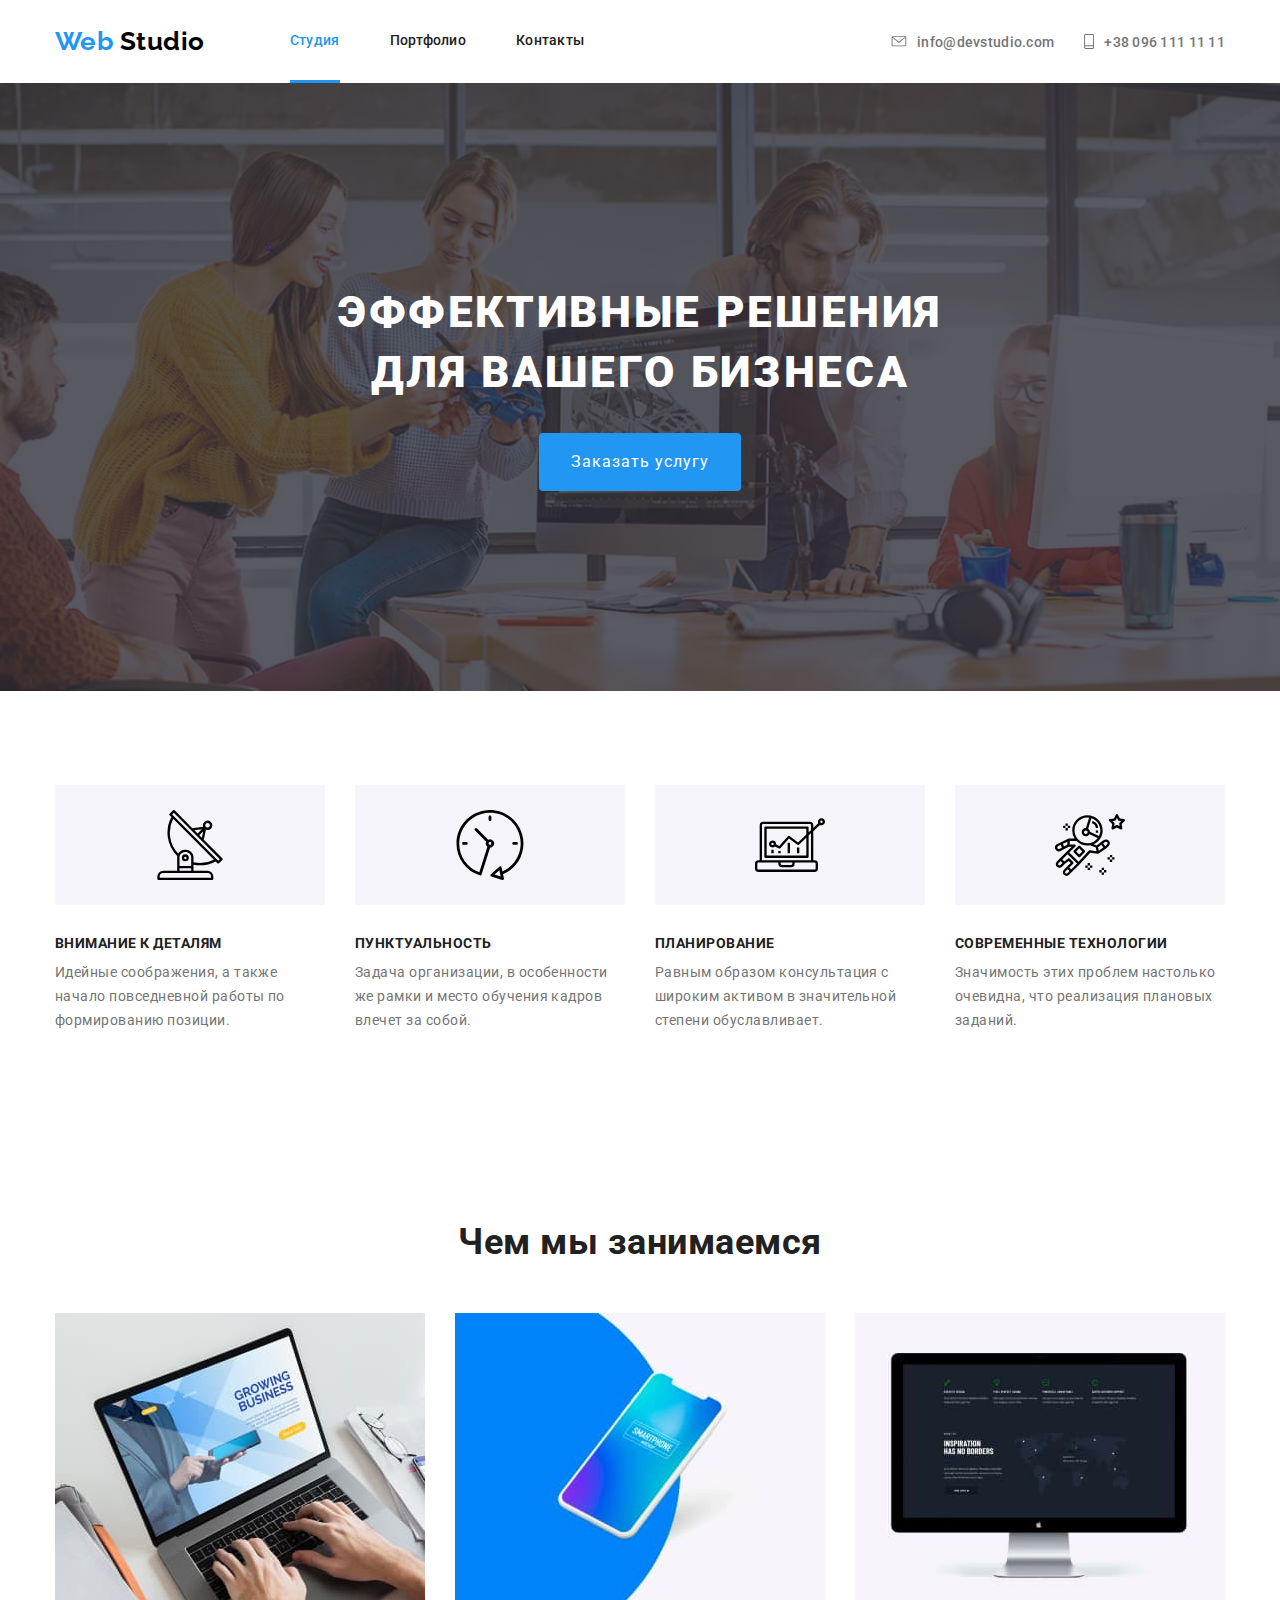
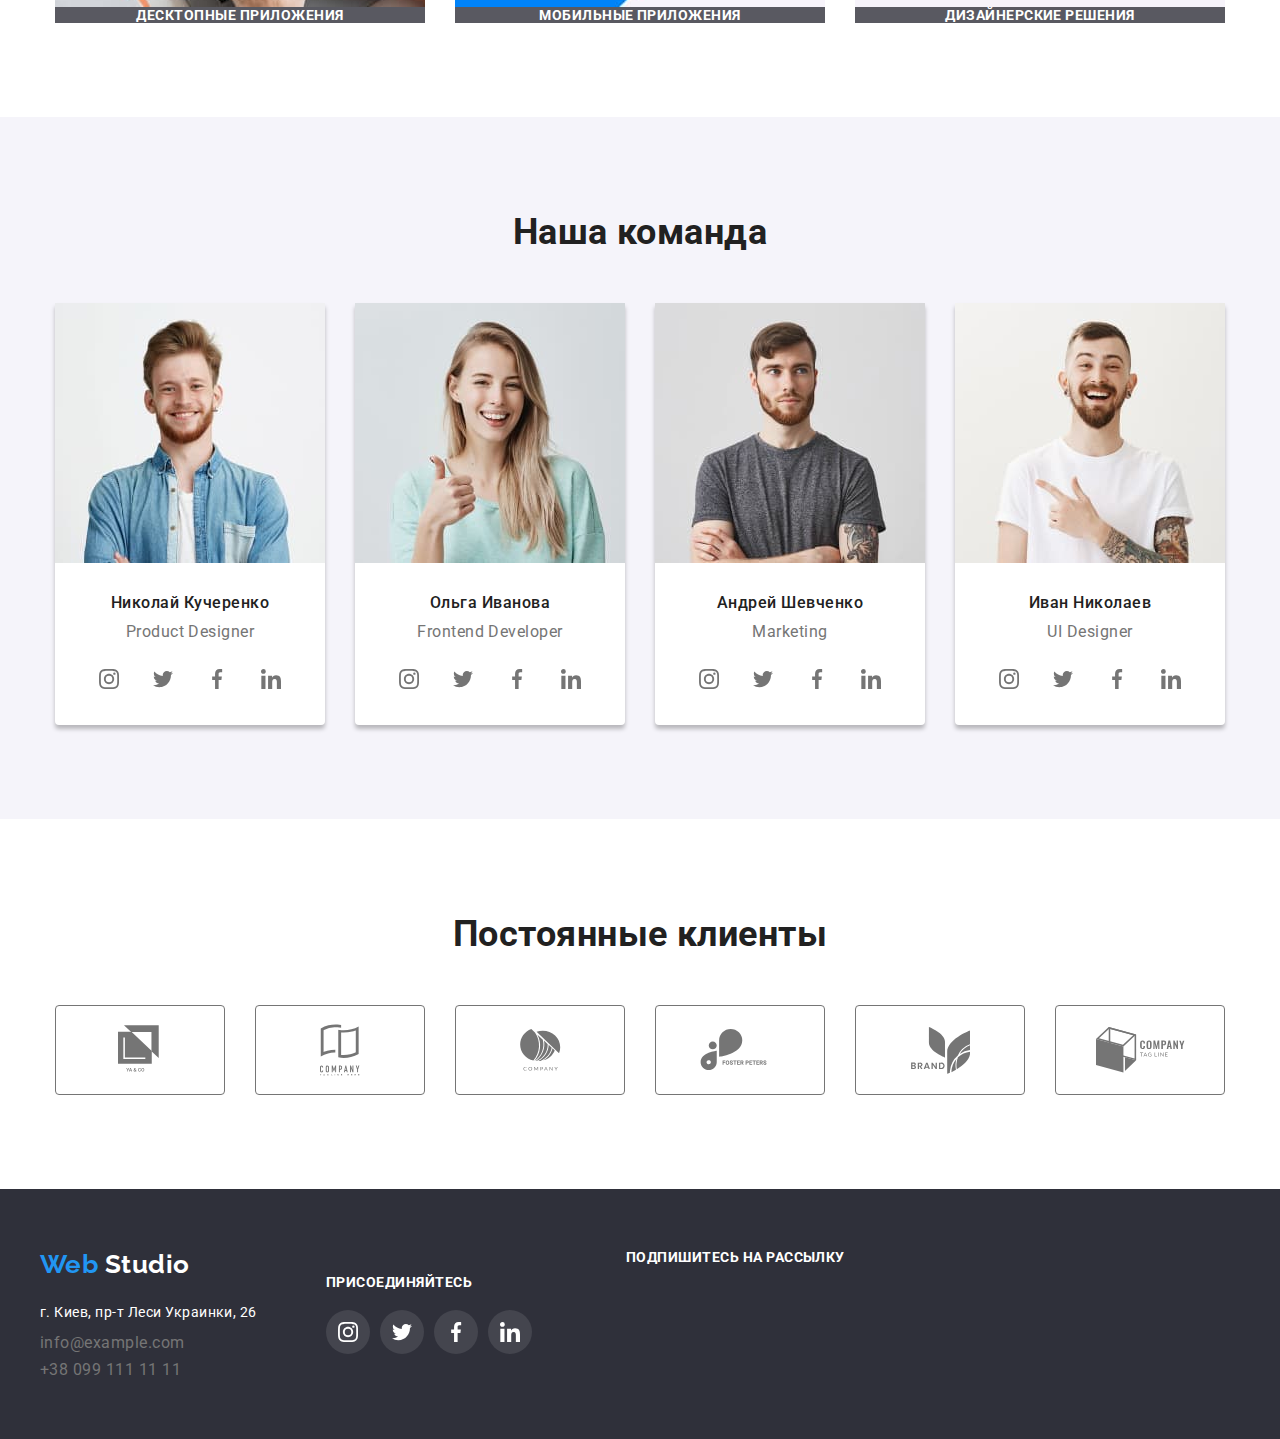
<file: index.html>
<!DOCTYPE html>
<html lang="ru">
  <head>
    <meta charset="UTF-8" />
    <meta name="viewport" content="width=device-width, initial-scale=1.0" />
    <title>Студия</title>
    <link
      href="https://fonts.googleapis.com/css2?family=Raleway:wght@700&family=Roboto:wght@400;500;700;900&display=swap"
      rel="stylesheet"
    />
    <link rel="stylesheet" href="./css/normalize.css" />
    <link rel="stylesheet" href="./css/styles.css" />
  </head>
  <body>
    <!-- Header -->
    <header>
      <div class="container">
        <nav>
          <!-- logo -->
          <a href="./index.html" class="logo"><span>Web</span> Studio</a>
          <!-- Site navigation -->
          <ul class="site-nav">
            <li>
              <a
                href="./index.html"
                style="
                  border-color: var(--accent-color);
                  color: var(--accent-color);
                "
                >Студия</a
              >
            </li>
            <li><a href="./portfolio.html">Портфолио</a></li>
            <li><a href="#!">Контакты</a></li>
          </ul>
        </nav>
        <a href="mailto:info@example.com" class="header-mail-tel mail">
          <svg class="icon" width="16" height="11">
            <use href="images/symbol-defs-optimized.svg#icon-letter"></use>
          </svg>
          info@devstudio.com</a
        >
        <a href="tel:+380961111111" class="header-mail-tel tel">
          <svg class="icon" width="10" height="15">
            <use href="images/symbol-defs-optimized.svg#icon-tel"></use></svg
          >+38 096 111 11 11</a
        >
      </div>
    </header>
    <!-- Main -->
    <main>
      <!-- Hero -->
      <section class="hero">
        <div class="container">
          <h1>
            Эффективные решения <br />
            для вашего бизнеса
          </h1>
          <a href="#!">Заказать услугу</a>
        </div>
      </section>
      <!-- Our advantages -->
      <section class="advantages">
        <div class="container">
          <h2>Наши преимущества</h2>
          <ul class="items">
            <li class="item">
              <div class="background-item">
                <svg width="70" height="70">
                  <title>Антенна</title>
                  <use
                    href="images/symbol-defs-optimized.svg#icon-antenna"
                  ></use>
                </svg>
              </div>
              <h3>Внимание к деталям</h3>
              <p>
                Идейные соображения, а также начало повседневной работы по
                формированию позиции.
              </p>
            </li>
            <li class="item">
              <div class="background-item">
                <svg width="70" height="70">
                  <title>Часы</title>
                  <use href="images/symbol-defs-optimized.svg#icon-clock"></use>
                </svg>
              </div>
              <h3>Пунктуальность</h3>
              <p>
                Задача организации, в особенности же рамки и место обучения
                кадров влечет за собой.
              </p>
            </li>
            <li class="item">
              <div class="background-item">
                <svg width="70" height="70">
                  <title>Диаграмма</title>
                  <use
                    href="images/symbol-defs-optimized.svg#icon-diagram"
                  ></use>
                </svg>
              </div>
              <h3>Планирование</h3>
              <p>
                Равным образом консультация с широким активом в значительной
                степени обуславливает.
              </p>
            </li>
            <li class="item">
              <div class="background-item">
                <svg width="70" height="70">
                  <title>Астронавт</title>
                  <use
                    href="images/symbol-defs-optimized.svg#icon-astronaut"
                  ></use>
                </svg>
              </div>
              <h3>Современные технологии</h3>
              <p>
                Значимость этих проблем настолько очевидна, что реализация
                плановых заданий.
              </p>
            </li>
          </ul>
        </div>
      </section>
      <!-- What we can -->
      <section class="we-can">
        <div class="container">
          <h2>Чем мы занимаемся</h2>
          <ul class="items">
            <li class="item">
              <img
                src="./images/main/what_we_can/desktop.jpg"
                alt="Компьютер"
                width="370"
              />
              <p>Десктопные приложения</p>
            </li>
            <li class="item">
              <img
                src="./images/main/what_we_can/mobile.jpg"
                alt="Телефон"
                width="370"
              />
              <p>Мобильные приложения</p>
            </li>
            <li class="item">
              <img
                src="./images/main/what_we_can/design.jpg"
                alt="Дизайн"
                width="370"
              />
              <p>Дизайнерские решения</p>
            </li>
          </ul>
        </div>
      </section>
      <!-- Our team -->
      <section class="team">
        <div class="container">
          <h2>Наша команда</h2>
          <ul class="items">
            <li class="teammate-card">
              <img
                src="./images/main/team/nikolai_kucherenko.jpg"
                alt="Николай Кучеренко"
                width="270"
              />
              <h3>Николай Кучеренко</h3>
              <p>Product Designer</p>
              <ul class="social-networks">
                <li class="item">
                  <a href="#!">
                    <svg width="20" height="20">
                      <title>Instagram</title>
                      <use
                        href="images/symbol-defs-optimized.svg#icon-instagram"
                      ></use>
                    </svg>
                  </a>
                </li>
                <li class="item">
                  <a href="#!"
                    ><svg width="20" height="20">
                      <title>Twitter</title>
                      <use
                        href="images/symbol-defs-optimized.svg#icon-twitter"
                      ></use></svg
                  ></a>
                </li>
                <li class="item">
                  <a href="#!"
                    ><svg width="20" height="20">
                      <title>Facebook</title>
                      <use
                        href="images/symbol-defs-optimized.svg#icon-facebook"
                      ></use></svg
                  ></a>
                </li>
                <li class="item">
                  <a href="#!">
                    <svg width="20" height="20">
                      <title>Linkedin</title>
                      <use
                        href="images/symbol-defs-optimized.svg#icon-linkedin"
                      ></use>
                    </svg>
                  </a>
                </li>
              </ul>
            </li>
            <li class="teammate-card">
              <img
                src="./images/main/team/olga_ivanova.jpg"
                alt="Ольга Иванова"
                width="270"
              />
              <h3>Ольга Иванова</h3>
              <p>Frontend Developer</p>
              <ul class="social-networks">
                <li class="item">
                  <a href="#!">
                    <svg width="20" height="20">
                      <title>Instagram</title>
                      <use
                        href="images/symbol-defs-optimized.svg#icon-instagram"
                      ></use>
                    </svg>
                  </a>
                </li>
                <li class="item">
                  <a href="#!"
                    ><svg width="20" height="20">
                      <title>Twitter</title>
                      <use
                        href="images/symbol-defs-optimized.svg#icon-twitter"
                      ></use></svg
                  ></a>
                </li>
                <li class="item">
                  <a href="#!"
                    ><svg width="20" height="20">
                      <title>Facebook</title>
                      <use
                        href="images/symbol-defs-optimized.svg#icon-facebook"
                      ></use></svg
                  ></a>
                </li>
                <li class="item">
                  <a href="#!">
                    <svg width="20" height="20">
                      <title>Linkedin</title>
                      <use
                        href="images/symbol-defs-optimized.svg#icon-linkedin"
                      ></use>
                    </svg>
                  </a>
                </li>
              </ul>
            </li>
            <li class="teammate-card">
              <img
                src="./images/main/team/andrey_shevchenco.jpg"
                alt="Андрей Шевченко"
                width="270"
              />
              <h3>Андрей Шевченко</h3>
              <p>Marketing</p>
              <ul class="social-networks">
                <li class="item">
                  <a href="#!">
                    <svg width="20" height="20">
                      <title>Instagram</title>
                      <use
                        href="images/symbol-defs-optimized.svg#icon-instagram"
                      ></use>
                    </svg>
                  </a>
                </li>
                <li class="item">
                  <a href="#!"
                    ><svg width="20" height="20">
                      <title>Twitter</title>
                      <use
                        href="images/symbol-defs-optimized.svg#icon-twitter"
                      ></use></svg
                  ></a>
                </li>
                <li class="item">
                  <a href="#!"
                    ><svg width="20" height="20">
                      <title>Facebook</title>
                      <use
                        href="images/symbol-defs-optimized.svg#icon-facebook"
                      ></use></svg
                  ></a>
                </li>
                <li class="item">
                  <a href="#!">
                    <svg width="20" height="20">
                      <title>Linkedin</title>
                      <use
                        href="images/symbol-defs-optimized.svg#icon-linkedin"
                      ></use>
                    </svg>
                  </a>
                </li>
              </ul>
            </li>
            <li class="teammate-card">
              <img
                src="./images/main/team/ivan_nikolaev.jpg"
                alt="Иван Николаев"
                width="270"
              />
              <h3>Иван Николаев</h3>
              <p>UI Designer</p>
              <ul class="social-networks">
                <li class="item">
                  <a href="#!">
                    <svg width="20" height="20">
                      <title>Instagram</title>
                      <use
                        href="images/symbol-defs-optimized.svg#icon-instagram"
                      ></use>
                    </svg>
                  </a>
                </li>
                <li class="item">
                  <a href="#!"
                    ><svg width="20" height="20">
                      <title>Twitter</title>
                      <use
                        href="images/symbol-defs-optimized.svg#icon-twitter"
                      ></use></svg
                  ></a>
                </li>
                <li class="item">
                  <a href="#!"
                    ><svg width="20" height="20">
                      <title>Facebook</title>
                      <use
                        href="images/symbol-defs-optimized.svg#icon-facebook"
                      ></use></svg
                  ></a>
                </li>
                <li class="item">
                  <a href="#!">
                    <svg width="20" height="20">
                      <title>Linkedin</title>
                      <use
                        href="images/symbol-defs-optimized.svg#icon-linkedin"
                      ></use>
                    </svg>
                  </a>
                </li>
              </ul>
            </li>
          </ul>
        </div>
      </section>
      <!-- Our clients -->
      <section class="clients">
        <div class="container">
          <h2>Постоянные клиенты</h2>
          <ul class="items">
            <li class="item">
              <a href="#!">
                <svg width="45" height="50">
                  <title>Company Tagline here</title>
                  <use href="images/symbol-defs-optimized.svg#icon-logo1"></use>
                </svg>
              </a>
            </li>
            <li class="item">
              <a href="#!">
                <svg width="40" height="52">
                  <title>YA & CO</title>
                  <use href="images/symbol-defs-optimized.svg#icon-logo2"></use>
                </svg>
              </a>
            </li>
            <li class="item">
              <a href="#!">
                <svg width="41" height="42">
                  <title>Company</title>
                  <use href="images/symbol-defs-optimized.svg#icon-logo3"></use>
                </svg>
              </a>
            </li>
            <li class="item">
              <a href="#!">
                <svg width="80" height="42">
                  <title>Foster Peters</title>
                  <use href="images/symbol-defs-optimized.svg#icon-logo4"></use>
                </svg>
              </a>
            </li>
            <li class="item">
              <a href="#!">
                <svg width="59" height="47">
                  <title>Brand</title>
                  <use href="images/symbol-defs-optimized.svg#icon-logo5"></use>
                </svg>
              </a>
            </li>
            <li class="item">
              <a href="#!">
                <svg width="89" height="46">
                  <title>Company Tagline</title>
                  <use href="images/symbol-defs-optimized.svg#icon-logo6"></use>
                </svg>
              </a>
            </li>
          </ul>
        </div>
      </section>
    </main>
    <!-- Footer -->
    <footer>
      <div class="footer container">
        <div class="contacts">
          <a href="./index.html" class="logo"><span>Web</span> Studio</a>
          <address>г. Киев, пр-т Леси Украинки, 26</address>
          <a href="mailto:info@example.com" class="mail-tel"
            >info@example.com</a
          >
          <a href="tel:+380961111111" class="mail-tel">+38 099 111 11 11</a>
        </div>
        <div class="social-networks">
          <p>Присоединяйтесь</p>
          <ul class="items">
            <li class="item">
              <a href="#!">
                <svg width="20" height="20">
                  <title>Inst</title>
                  <use
                    href="images/symbol-defs-optimized.svg#icon-instagram"
                  ></use></svg
              ></a>
            </li>
            <li class="item">
              <a href="#!">
                <svg width="20" height="20">
                  <title>Twitter</title>
                  <use
                    href="images/symbol-defs-optimized.svg#icon-twitter"
                  ></use></svg
              ></a>
            </li>
            <li class="item">
              <a href="#!">
                <svg width="20" height="20">
                  <title>Facebook</title>
                  <use
                    href="images/symbol-defs-optimized.svg#icon-facebook"
                  ></use></svg
              ></a>
            </li>
            <li class="item">
              <a href="#!">
                <svg width="20" height="20">
                  <title>LinkedIn</title>
                  <use
                    href="images/symbol-defs-optimized.svg#icon-linkedin"
                  ></use></svg
              ></a>
            </li>
          </ul>
        </div>
        <div class="distribution">
          <p>Подпишитесь на рассылку</p>
        </div>
      </div>
    </footer>
  </body>
</html>
</file>
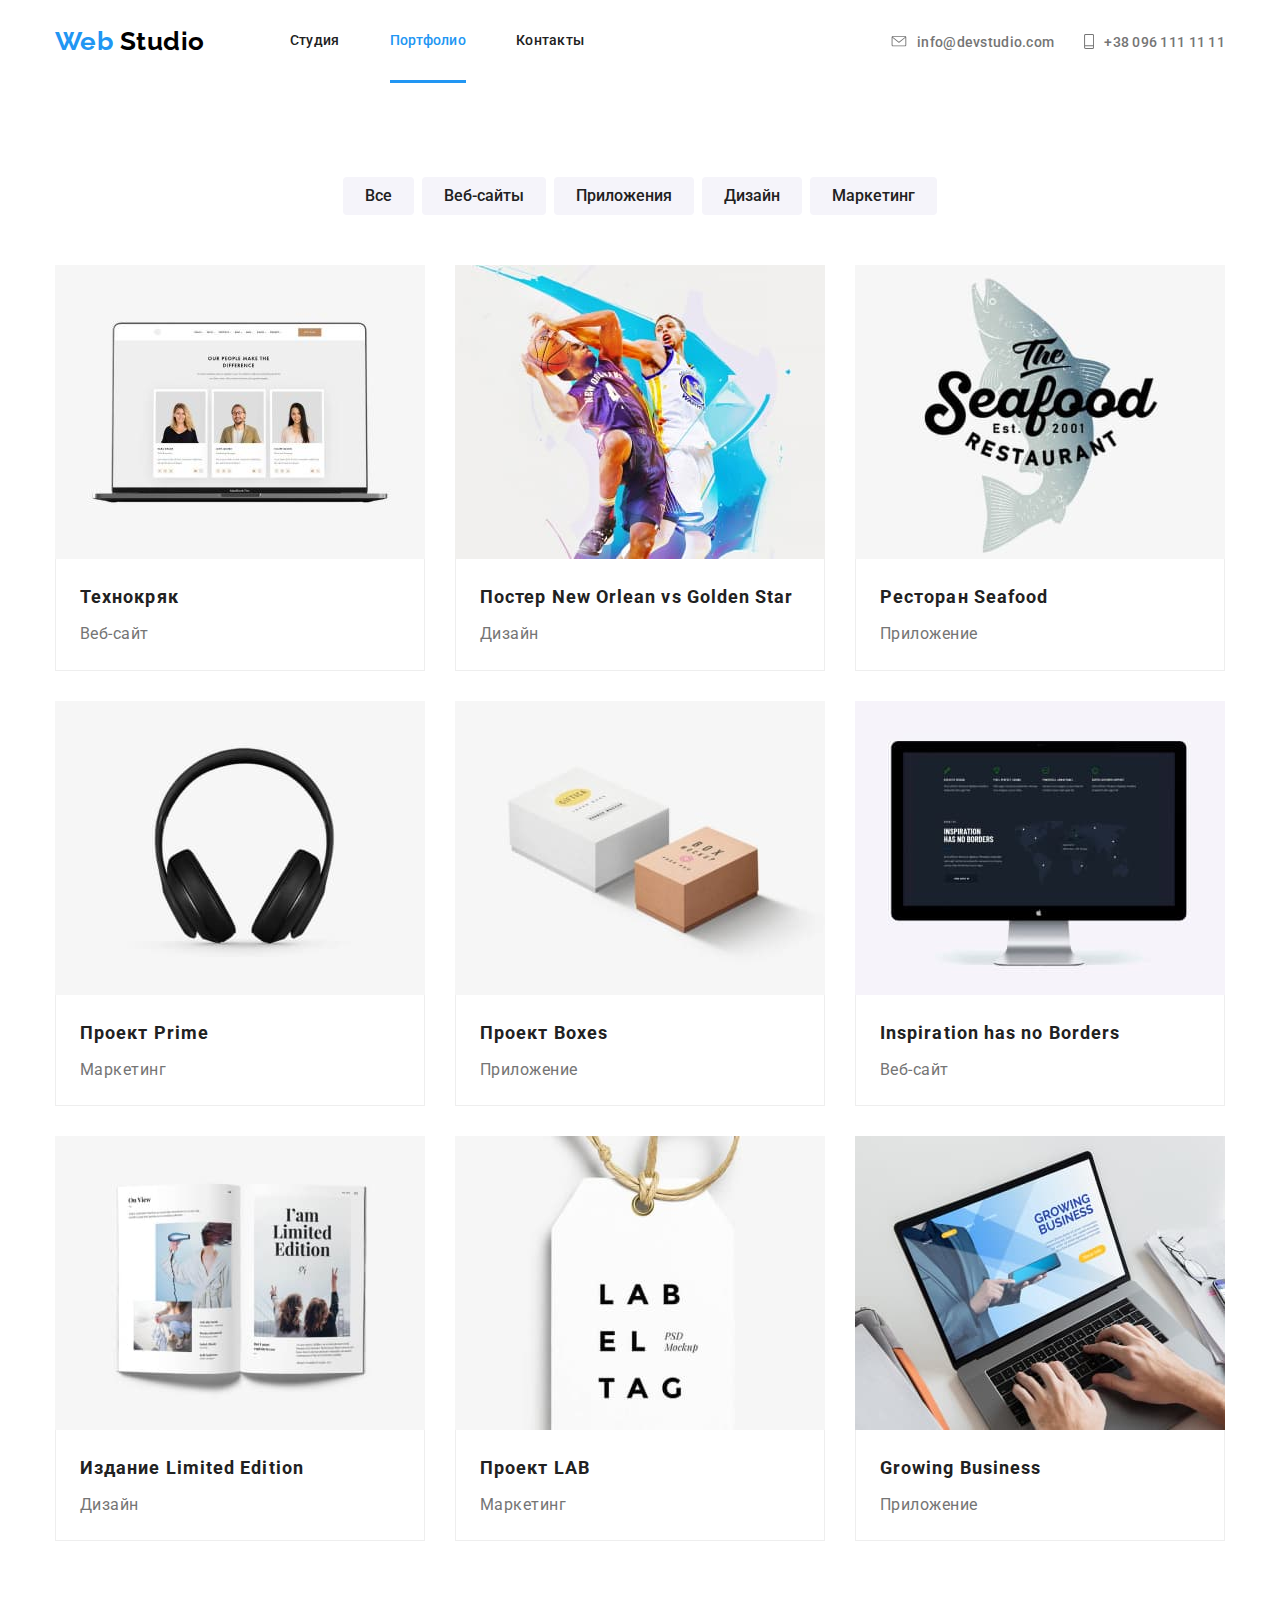
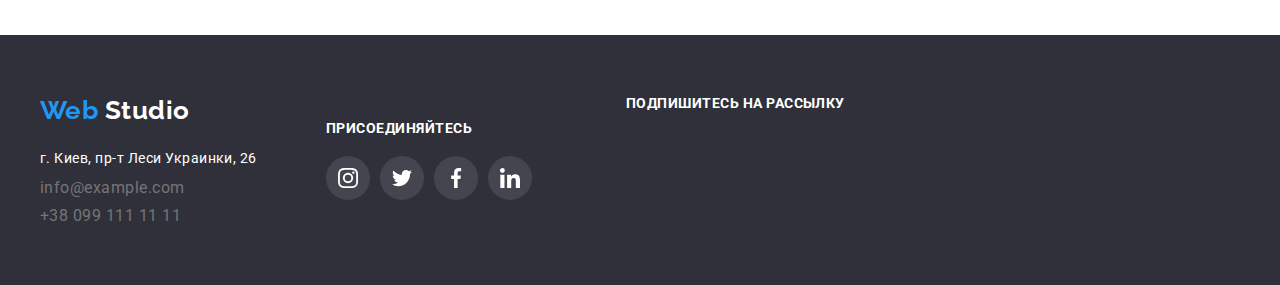
<file: portfolio.html>
<!DOCTYPE html>
<html lang="ru">
  <head>
    <meta charset="UTF-8" />
    <meta name="viewport" content="width=device-width, initial-scale=1.0" />
    <title>Портфолио</title>
    <link
      href="https://fonts.googleapis.com/css2?family=Raleway:wght@700&family=Roboto:wght@400;500;700&display=swap"
      rel="stylesheet"
    />
    <link rel="stylesheet" href="./css/normalize.css" />
    <link rel="stylesheet" href="./css/styles.css" />
  </head>
  <body>
    <!-- Header -->
    <header>
      <div class="container">
        <nav>
          <!-- logo -->
          <a href="./index.html" class="logo"><span>Web</span> Studio</a>
          <!-- Site navigation -->
          <ul class="site-nav">
            <li><a href="./index.html">Студия</a></li>
            <li>
              <a
                href="./portfolio.html"
                style="
                  border-color: var(--accent-color);
                  color: var(--accent-color);
                "
                >Портфолио</a
              >
            </li>
            <li><a href="#!">Контакты</a></li>
          </ul>
        </nav>
        <a href="mailto:info@example.com" class="header-mail-tel mail">
          <svg class="icon" width="16" height="11">
            <use href="images/symbol-defs-optimized.svg#icon-letter"></use>
          </svg>
          info@devstudio.com</a
        >
        <a href="tel:+380961111111" class="header-mail-tel tel">
          <svg class="icon" width="10" height="15">
            <use href="images/symbol-defs-optimized.svg#icon-tel"></use></svg
          >+38 096 111 11 11</a
        >
      </div>
    </header>
    <!-- Main -->
    <main>
      <!-- Portfolio -->
      <section class="portfolio">
        <div class="container">
          <h1>Наши работы</h1>
          <!-- Filter -->
          <ul class="portfolio-filter">
            <li>
              <button type="button" class="portfolio-filter-button">Все</button>
            </li>
            <li>
              <button type="button" class="portfolio-filter-button">
                Веб-сайты
              </button>
            </li>
            <li>
              <button type="button" class="portfolio-filter-button">
                Приложения
              </button>
            </li>
            <li>
              <button type="button" class="portfolio-filter-button">
                Дизайн
              </button>
            </li>
            <li>
              <button type="button" class="portfolio-filter-button">
                Маркетинг
              </button>
            </li>
          </ul>
          <!-- Works -->
          <ul class="works">
            <li class="item">
              <img
                src="./images/portfolio/works/technokryak.jpg"
                alt="Веб-сайт
            Технокряк"
                width="370"
              />
              <div class="item-title">
                <h2>Технокряк</h2>
                <p class="portfolio-project-type">Веб-сайт</p>
              </div>
              <p class="portfolio-project-description">
                Технокряк это современная площадка распространения коронавируса.
                Компании используют эту платформу для цифрового шпионажа и атак
                на защищённые сервера конкурентов.
              </p>
            </li>
            <li class="item">
              <img
                src="./images/portfolio/works/new_orlean_vs_golden_star.jpg"
                alt="Постер New Orlean против Golden Star"
                width="370"
              />
              <div class="item-title">
                <h2>Постер New Orlean vs Golden Star</h2>
                <p class="portfolio-project-type">Дизайн</p>
              </div>
              <p class="portfolio-project-description">
                Lorem ipsum dolor, sit amet consectetur adipisicing elit.
                Similique reprehenderit distinctio debitis dolorum enim, eius
                laboriosam, quibusdam excepturi quasi harum ipsum nesciunt cum
                vero voluptates ratione veniam sunt dolorem ipsa.
              </p>
            </li>
            <li class="item">
              <img
                src="./images/portfolio/works/restaurant_seafood.jpg"
                alt="Приложение ресторана Seafood"
                width="370"
              />
              <div class="item-title">
                <h2>Ресторан Seafood</h2>
                <p class="portfolio-project-type">Приложение</p>
              </div>
              <p class="portfolio-project-description">
                Lorem ipsum dolor, sit amet consectetur adipisicing elit.
                Similique reprehenderit distinctio debitis dolorum enim, eius
                laboriosam, quibusdam excepturi quasi harum ipsum nesciunt cum
                vero voluptates ratione veniam sunt dolorem ipsa.
              </p>
            </li>
            <li class="item">
              <img
                src="./images/portfolio/works/project_prime.jpg"
                alt="Наушники"
                width="370"
              />
              <div class="item-title">
                <h2>Проект Prime</h2>
                <p class="portfolio-project-type">Маркетинг</p>
              </div>
              <p class="portfolio-project-description">
                Lorem ipsum dolor, sit amet consectetur adipisicing elit.
                Similique reprehenderit distinctio debitis dolorum enim, eius
                laboriosam, quibusdam excepturi quasi harum ipsum nesciunt cum
                vero voluptates ratione veniam sunt dolorem ipsa.
              </p>
            </li>
            <li class="item">
              <img
                src="./images/portfolio/works/project_boxes.jpg"
                alt="Коробки"
                width="370"
              />
              <div class="item-title">
                <h2>Проект Boxes</h2>
                <p class="portfolio-project-type">Приложение</p>
              </div>
              <p class="portfolio-project-description">
                Lorem ipsum dolor, sit amet consectetur adipisicing elit.
                Similique reprehenderit distinctio debitis dolorum enim, eius
                laboriosam, quibusdam excepturi quasi harum ipsum nesciunt cum
                vero voluptates ratione veniam sunt dolorem ipsa.
              </p>
            </li>
            <li class="item">
              <img
                src="./images/portfolio/works/inspiration_has_no_borders.jpg"
                alt="Монитор"
                width="370"
              />
              <div class="item-title">
                <h2>Inspiration has no Borders</h2>
                <p class="portfolio-project-type">Веб-сайт</p>
              </div>
              <p class="portfolio-project-description">
                Lorem ipsum dolor, sit amet consectetur adipisicing elit.
                Similique reprehenderit distinctio debitis dolorum enim, eius
                laboriosam, quibusdam excepturi quasi harum ipsum nesciunt cum
                vero voluptates ratione veniam sunt dolorem ipsa.
              </p>
            </li>
            <li class="item">
              <img
                src="./images/portfolio/works/limited_adition.jpg"
                alt="Журнал"
                width="370"
              />
              <div class="item-title">
                <h2>Издание Limited Edition</h2>
                <p class="portfolio-project-type">Дизайн</p>
              </div>
              <p class="portfolio-project-description">
                Lorem ipsum dolor, sit amet consectetur adipisicing elit.
                Similique reprehenderit distinctio debitis dolorum enim, eius
                laboriosam, quibusdam excepturi quasi harum ipsum nesciunt cum
                vero voluptates ratione veniam sunt dolorem ipsa.
              </p>
            </li>
            <li class="item">
              <img
                src="./images/portfolio/works/project_lab.jpg"
                alt="Бирка"
                width="370"
              />
              <div class="item-title">
                <h2>Проект LAB</h2>
                <p class="portfolio-project-type">Маркетинг</p>
              </div>
              <p class="portfolio-project-description">
                Lorem ipsum dolor, sit amet consectetur adipisicing elit.
                Similique reprehenderit distinctio debitis dolorum enim, eius
                laboriosam, quibusdam excepturi quasi harum ipsum nesciunt cum
                vero voluptates ratione veniam sunt dolorem ipsa.
              </p>
            </li>
            <li class="item">
              <img
                src="./images/portfolio/works/growing_business.jpg"
                alt="Ноутбук"
                width="370"
              />
              <div class="item-title">
                <h2>Growing Business</h2>
                <p class="portfolio-project-type">Приложение</p>
              </div>
              <p class="portfolio-project-description">
                Lorem ipsum dolor, sit amet consectetur adipisicing elit.
                Similique reprehenderit distinctio debitis dolorum enim, eius
                laboriosam, quibusdam excepturi quasi harum ipsum nesciunt cum
                vero voluptates ratione veniam sunt dolorem ipsa.
              </p>
            </li>
          </ul>
        </div>
      </section>
    </main>
    <!-- Footer -->
    <footer>
      <div class="footer container">
        <div class="contacts">
          <a href="./index.html" class="logo"><span>Web</span> Studio</a>
          <address>г. Киев, пр-т Леси Украинки, 26</address>
          <a href="mailto:info@example.com" class="mail-tel"
            >info@example.com</a
          >
          <a href="tel:+380961111111" class="mail-tel">+38 099 111 11 11</a>
        </div>
        <div class="social-networks">
          <p>Присоединяйтесь</p>
          <ul class="items">
            <li class="item">
              <a href="#!">
                <svg width="20" height="20">
                  <title>Inst</title>
                  <use
                    href="images/symbol-defs-optimized.svg#icon-instagram"
                  ></use></svg
              ></a>
            </li>
            <li class="item">
              <a href="#!">
                <svg width="20" height="20">
                  <title>Twitter</title>
                  <use
                    href="images/symbol-defs-optimized.svg#icon-twitter"
                  ></use></svg
              ></a>
            </li>
            <li class="item">
              <a href="#!">
                <svg width="20" height="20">
                  <title>Facebook</title>
                  <use
                    href="images/symbol-defs-optimized.svg#icon-facebook"
                  ></use></svg
              ></a>
            </li>
            <li class="item">
              <a href="#!">
                <svg width="20" height="20">
                  <title>LinkedIn</title>
                  <use
                    href="images/symbol-defs-optimized.svg#icon-linkedin"
                  ></use></svg
              ></a>
            </li>
          </ul>
        </div>
        <div class="distribution">
          <p>Подпишитесь на рассылку</p>
        </div>
      </div>
    </footer>
  </body>
</html>
</file>
<file: css/styles.css>
/* Colors
primary title text(black)      #212121
primary text(grey)             #757575
white                          #FFFFFF
black                          #000000
accent(blue)                   #2196F3
grey color                     #F5F4FA
transparent white              255, 255, 255, 0.6
 */
:root {
  --primary-title-text-color: #212121;
  --primary-text-color: #757575;
  --accent-color: #2196f3;
  --secondary-color: #ffffff;
  --black-color: #000000;
  --mail-tel-color: rgba(255, 255, 255, 1);
  --grey-color: #f5f4fa;
}
html {
  box-sizing: border-box;
}
*,
*::before,
*::after {
  box-sizing: inherit;
}
body {
  color: var(--primary-text-color);
  background-color: #ffffff;
  font-family: roboto, sans-serif;
  font-style: normal;
  letter-spacing: 0.03em;
  margin: 0;
}
h1,
h2,
h3,
h4,
h5,
h6 {
  color: var(--primary-title-text-color);
  margin: 0;
}
h2 {
  font-style: normal;
  font-weight: 700;
  font-size: 36px;
  line-height: 1.17;
  text-align: center;
}
p {
  margin: 0;
}
a {
  color: inherit;
  text-decoration: none;
}
ul {
  margin: 0;
  padding: 0;

  list-style: none;
}
address {
  font-style: normal;
  font-weight: 400;
  font-size: 14px;
  line-height: 1.71;
  color: var(--secondary-color);
}
img {
  display: block;
}
section {
  padding: 94px 0;
}

/* Utilities */
.container {
  margin: 0 auto;
  padding: 0 15px;

  width: 1200px;
}
/* Header */
header > .container {
  display: flex;
  align-items: center;
}
/* Logo */
.logo {
  color: var(--black-color);
  font-family: Raleway, sans-serif;
  font-weight: bold;
  font-size: 26px;
  line-height: 1.2;
}
.logo > span {
  color: var(--accent-color);
}
/* Site navigation */
nav {
  display: flex;
  align-items: center;
}
.site-nav {
  margin-left: 85px;

  display: flex;
}
.site-nav > li {
  margin-left: 50px;
}
.site-nav > li:first-child {
  margin-left: 0;
}
.site-nav a {
  margin: auto;
  padding: 32px 0;

  display: block;
  color: var(--primary-title-text-color);
  font-weight: 500;
  font-size: 14px;
  letter-spacing: 0.02em;
  border-bottom: solid;
  border-color: transparent;
}
.site-nav a:hover,
.site-nav a:focus {
  color: var(--accent-color);
  border-color: var(--accent-color);
}
/* Mail and tel header */
.tel {
  margin-left: 30px;

  display: flex;
  align-items: center;
}
.tel > .icon {
  margin-right: 10px;

  fill: currentColor;
}
.mail {
  margin-left: auto;

  display: flex;
  align-items: center;
}
.mail > .icon {
  margin-right: 10px;

  fill: currentColor;
}
.header-mail-tel {
  font-weight: 500;
  font-size: 14px;
  letter-spacing: 0.02em;
}
.header-mail-tel:hover,
.header-mail-tel:focus {
  color: var(--accent-color);
}
/* Main index.html */
/* Hero */
.hero {
  margin: 0 auto;
  padding: 200px 0;

  text-align: center;
  max-width: 1600px;
  background-image: linear-gradient(
      rgba(47, 48, 58, 0.8),
      rgba(47, 48, 58, 0.8)
    ),
    url('../images/main/hero_bg.jpg');
  background-position: center;
  background-repeat: no-repeat;
  background-size: cover;
}
.hero h1 {
  margin-bottom: 30px;

  color: var(--secondary-color);
  font-style: normal;
  font-weight: 900;
  font-size: 44px;
  line-height: 1.36;
  letter-spacing: 0.06em;
  text-transform: uppercase;
}
.hero a {
  margin: auto;
  padding: 20px 32px;

  display: inline-block;
  color: var(--secondary-color);
  background-color: var(--accent-color);
  letter-spacing: 0.06em;
  border-radius: 4px;
  min-width: 200px;
  min-height: 50px;
}
/* Our advantages */

.advantages .items {
  display: flex;
}
.advantages .item:not(:first-child) {
  margin-left: 30px;
}
.advantages .item {
  width: 270px;
}
.advantages .background-item {
  margin-bottom: 30px;

  display: flex;
  justify-content: center;
  align-items: center;
  min-width: 270px;
  min-height: 120px;
  background-color: var(--grey-color);
}
.advantages h2 {
  display: none;
}
.advantages h3 {
  margin-bottom: 10px;

  font-weight: 700;
  font-size: 14px;
  text-transform: uppercase;
}
.advantages p {
  font-size: 14px;
  line-height: 1.7;
}
/* What we can */
.we-can .items {
  display: flex;
}
.we-can .item:not(:first-child) {
  margin-left: 30px;
}
.we-can h2 {
  margin-bottom: 50px;
}
.we-can p {
  display: block;
  background-color: rgba(47, 48, 58, 0.8);
  color: var(--secondary-color);
  font-weight: 700;
  font-size: 14px;
  text-align: center;
  text-transform: uppercase;
}
/* Our team */
.team {
  background-color: var(--grey-color);
}
.team h2 {
  margin-bottom: 50px;
}
.team .items {
  display: flex;
}
.team .teammate-card {
  padding-bottom: 24px;

  background-color: var(--secondary-color);
  border-radius: 0 0 4px 4px;
  box-shadow: 0px 4px 4px rgba(0, 0, 0, 0.25);
}
.team .teammate-card:not(:first-child) {
  margin-left: 30px;
}
.team h3 {
  margin-top: 30px;
  margin-bottom: 10px;

  font-style: normal;
  font-weight: 500;
  font-size: 16px;
  line-height: 1.2;
  text-align: center;
}
.team p {
  margin-bottom: 16px;

  font-size: 16px;
  line-height: 1.2;
  text-align: center;
}
.social-networks {
  display: flex;
  justify-content: center;
}
.social-networks .item a {
  display: flex;
  justify-content: center;
  align-items: center;
  min-width: 44px;
  min-height: 44px;
  border-radius: 50%;
  fill: currentColor;
}
.social-networks a:hover,
.social-networks a:focus {
  background-color: var(--accent-color);
  color: var(--secondary-color);
  fill: var(--secondary-color);
}
.social-networks .item:not(:first-child) {
  margin-left: 10px;
}
/* Our clients */
.clients h2 {
  margin-bottom: 50px;

  font-style: normal;
  font-weight: 700;
  font-size: 36px;
  text-align: center;
}
.clients .items {
  display: flex;
  justify-content: center;
}
.clients .items a {
  display: flex;
  justify-content: center;
  align-items: center;
  min-width: 170px;
  min-height: 90px;
  fill: var(--primary-text-color);
  border: 1px solid var(--primary-text-color);
  border-radius: 4px;
}
.clients .items a:hover,
.clients .items a:focus {
  fill: var(--accent-color);
  border: 1px solid var(--accent-color);
}
.clients .item:not(:first-child) {
  margin-left: 30px;
}
/* Main portfolio.html */
/* Portfolio */
.portfolio h1 {
  display: none;
}
.portfolio-filter {
  display: flex;
  justify-content: center;
  margin-bottom: 50px;
}
.portfolio-filter-button {
  padding: 6px 22px;

  border: none;
  border-radius: 4px;
  background-color: var(--grey-color);
  color: var(--primary-title-text-color);
  font-family: Roboto;
  font-style: 400;
  font-weight: 500;
  font-size: 16px;
  line-height: 1.63;
  text-align: center;
}
.portfolio-filter li:not(:first-child) {
  margin-left: 8px;
}
.portfolio-filter-button:hover,
.portfolio-filter-button:focus {
  color: var(--secondary-color);
  background-color: var(--accent-color);
  box-shadow: 0px 4px 4px rgba(0, 0, 0, 0.25);
  cursor: pointer;
}
/* Works */
.works {
  display: flex;
  flex-wrap: wrap;
}
.works .item:not(:nth-child(3n)) {
  margin-right: 30px;
}
.works .item:not(:nth-child(-n + 3)) {
  margin-top: 30px;
}
.works .item:hover {
  box-shadow: 0px 4px 4px rgba(0, 0, 0, 0.25);
  cursor: pointer;
}
.works .item-title {
  padding: 20px 24px;

  border: 1px solid #eeeeee;
  border-top: none;
}
.portfolio h2 {
  margin: 0 0 4px;

  text-align: left;
  font-weight: 700;
  font-size: 18px;
  line-height: 2;
  letter-spacing: 0.06em;
}
.portfolio-project-type {
  font-size: 16px;
  line-height: 1.9;
}
.portfolio-project-description {
  display: none;
  font-size: 18px;
  line-height: 1.55;
}
/* Footer */
footer {
  background-color: #2f303a;
}
.footer {
  padding: 60px 0;

  display: flex;
}
/* Contacts */
.footer .contacts {
  margin-right: 69px;
}
.footer .logo {
  display: block;
  margin-bottom: 20px;
  color: var(--secondary-color);
}
.footer .mail-tel {
  margin-top: 9px;

  display: block;
}
.footer .social-networks {
  display: flex;
  flex-direction: column;
}
/* Social-networks */
.footer .social-networks a {
  background-color: rgba(255, 255, 255, 0.1);
  fill: var(--secondary-color);
}
.footer .social-networks a:hover,
.footer .social-networks a:focus {
  background-color: var(--accent-color);
}

.footer .social-networks p {
  margin-bottom: 20px;

  font-weight: 700;
  font-size: 14px;
  text-transform: uppercase;
  color: var(--secondary-color);
}
.footer .social-networks .items {
  display: flex;
}
.footer .social-networks .item:not(:first-child) {
  margin-left: 10px;
}
/* Distribution */
.footer .distribution {
  margin-left: 94px;

  color: var(--secondary-color);
  font-style: normal;
  font-weight: 700;
  font-size: 14px;
  text-transform: uppercase;
}
</file>
